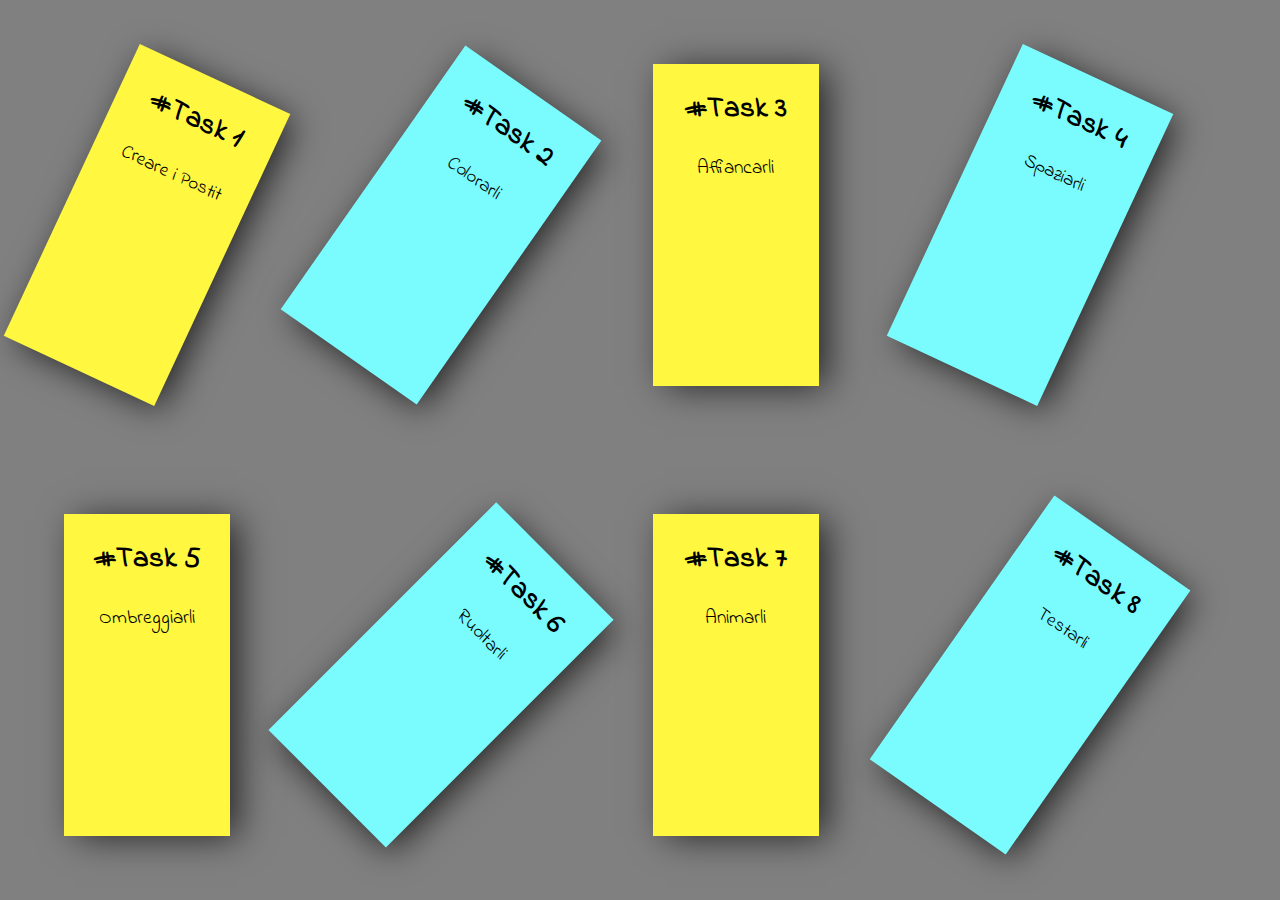
<file: index.html>
<!DOCTYPE html>
<html lang="it">
<head>
    <meta charset="UTF-8">
    <meta name="viewport" content="width=device-width, initial-scale=1.0">
    <link href="https://fonts.googleapis.com/css2?family=Indie+Flower&display=swap" rel="stylesheet">
    <link rel="stylesheet" href="/assets/css/style.css">
    <title>Tasks</title>
</head>
<body>
      <div id="container">
          <div class="task"><h2>#Task 1</h2><p>Creare i Postit</p></div>
          <div class="task"><h2>#Task 2</h2><p>Colorarli</p></div>
          <div class="task"><h2>#Task 3</h2><p>Affiancarli</p></div>
          <div class="task"><h2>#Task 4</h2><p>Spaziarli</p></div>
          <div class="task"><h2>#Task 5</h2><p>Ombreggiarli</p></div>
          <div class="task"><h2>#Task 6</h2><p>Ruoltarli</p></div>
          <div class="task"><h2>#Task 7</h2><p>Animarli</p></div>
          <div class="task"><h2>#Task 8</h2><p>Testarli</p></div>
      </div>
</body>
</html>
</file>
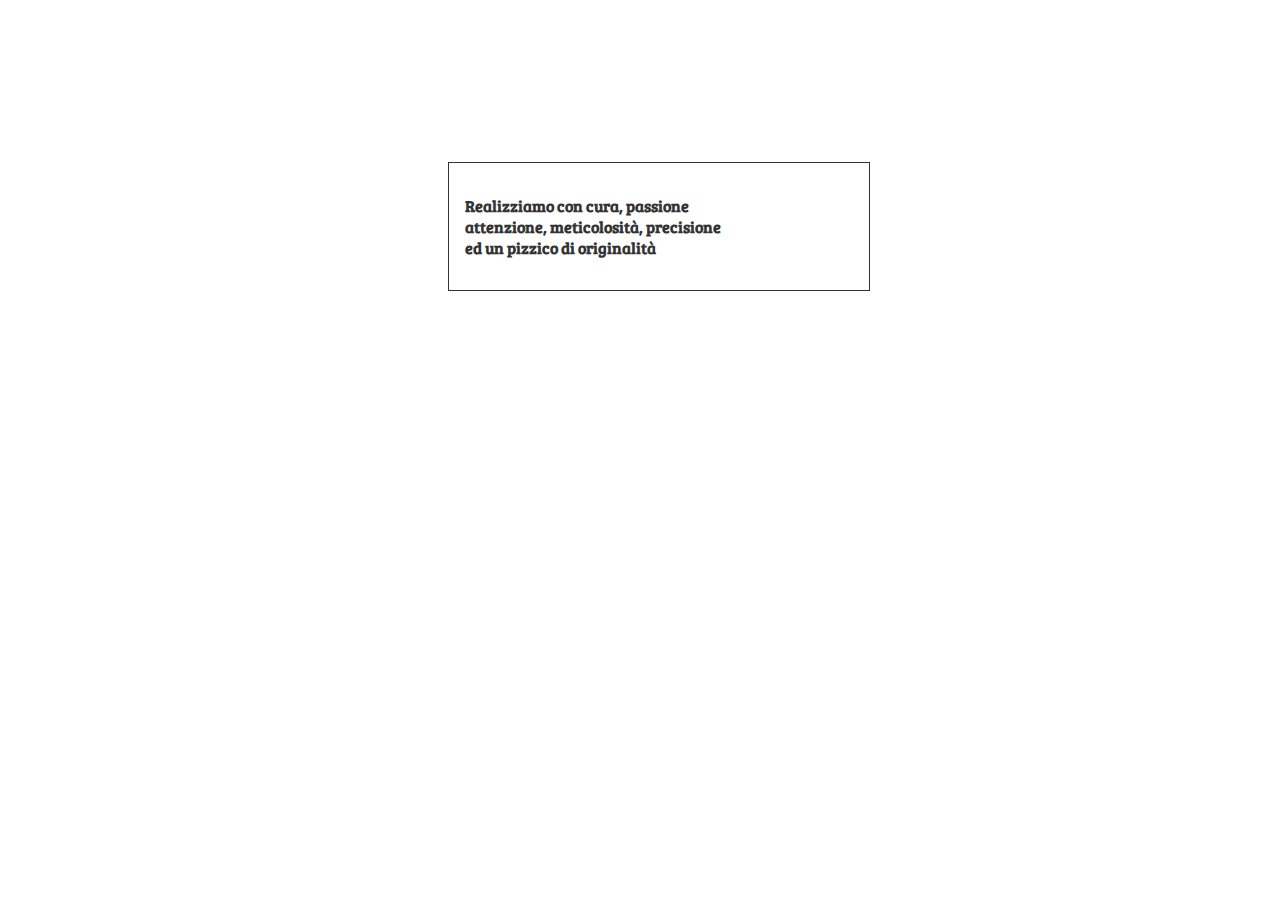
<file: frase.html>
<!DOCTYPE html>
<html lang="it">
	<head>
		<meta charset="utf-8">
		<title>Esempio di testo a rotazione</title>
		<meta name="description" content="Creazione di uno slogan con testo a rotazione sfruttando le animazioni CSS">
		<meta name="viewport" content="width=device-width, initial-scale=1">
		<link rel="preconnect" href="https://fonts.gstatic.com">
		<link href="https://fonts.googleapis.com/css2?family=Bree+Serif&display=swap" rel="stylesheet">
		<link rel="stylesheet" href="/assets/css/frase.css">
	</head>
    <body>
		<main>
			<div id="testoAlternato">
				<p>
					Realizziamo con cura, passione
					<br>
					attenzione, meticolosità, precisione
					<br>
					ed un pizzico di originalità
					<div class="mot mot-1">
						<span>interfacce web</span>
						<span>single page app</span>
						<span>app native</span>
					</div>
				</p>
			</div>
		</main>
    </body>
</html>
</file>
<file: assets/css/style.css>
* {
    box-sizing: border-box;
}

html,body {
    margin:0;
    padding:0;
    overflow: hidden;
    font-family: "Indie Flower", cursive;
}

#container {
    width: 100vw;
    display: flex;
    flex-direction: row;
    background-color: grey;
    height: 100vh;
    flex-wrap: wrap;
    font-size:larger;
}


.task {
    background-color: #fff740;
    width: 13%;
    margin: 5%;
    justify-items: center;
    justify-content: center;
    box-shadow: 10px 3px 35px -3px rgba(0,0,0,0.75);
}

.task:hover {
    animation-name: post;
    animation-duration: 2s;
    animation-delay: 0.2s;
    animation-iteration-count: 1;
    animation-fill-mode: forwards;
}

.task:nth-child(even) {
    background-color:#7afcff;
    transform: rotate(35deg);
}

.task:nth-child(1) {
    transform: rotate(25deg);
}

.task:nth-child(4) {
    transform: rotate(25deg);
}

.task:nth-child(6) {
    transform: rotate(45deg);
}

.task:nth-child(even):hover {
    animation-name: postEven;
    animation-duration: 2s;
    animation-delay: 0.2s;
    animation-iteration-count: 1;
    animation-fill-mode: forwards;
}

.task:not(:hover) {
    animation-name: postNotHover;
    animation-duration: 2s;
    animation-delay: 0.2s;
    animation-iteration-count: 1;
    animation-fill-mode: forwards;
}

.task:nth-child(even):not(:hover) {
    animation-name: postNotHoverEven;
    animation-duration: 2s;
    animation-delay: 0.2s;
    animation-iteration-count: 1;
    animation-fill-mode: forwards;
}

@keyframes postEven {
    from {
        transform: rotate(35deg);
    }
    to {
        transform: scale(2,2);
    }    
}


@keyframes postNotHoverEven {
    from {
        transform: none;
    }
    to {
        transform: scale(1,1);
        transform: rotate(35deg);
    }    
}


@keyframes postNotHover {
    from {
       transform: rotate(34deg);
    }
    to {
        transform: scale(1,1);
    }    
}


@keyframes post {
    from {
        transform: rotate(35deg);
    }
    to {
        transform: scale(2,2);
    }    
}
</file>
<file: assets/css/frase.css>
/*
1 creazione del testo e formattazione di 1 parola da far ruotare
2 inserimento delle altre 2 parole
3 sovrapporre le 3 parole
4 mostrare 1 parola e nascondere le altre 2
5 animare 1 parola (fadein - fadeout con spostamento)
6 animare le altre 2 parole
7 ritardare progressivamente l'animazione delle altre 2 parole 
*/

* {
    box-sizing: border-box;
}

html,body {
    margin:0;
    padding:0;
    overflow: hidden;
    font-family: "Bree Serif", serif;
    font-weight: bold;
    color:#333333;
}

#testoAlternato {
    width: 33vw;
    border: 1px solid #333333;
    margin: 0 auto;
    position: absolute;
    top: 18%;
    left: 35%;
    padding: 1.0em;
}

.parole {
    color:#69889C;
    position: absolute;
    top:0;
}

.parole{
	margin: 0;
	text-align: left;
    font-size: 2em;
	text-shadow: 1px 1px 1px rgba(0,0,0,0.6);
}
.mot{
	display: inline;
	text-indent: 10px;
    color:#69889C;
}
.mot-1 span{
	position: absolute;
	opacity: 0;
	overflow: hidden;
	color:#69889C;
	animation: rotateWord 10s linear infinite 0s;
    top: 59%;
    left: 41%;
}
.mot-1 span:nth-child(2) { 
    -webkit-animation-delay: 3s; 
	-ms-animation-delay: 3s; 
	animation-delay: 3s; 
	color:#69889C;
}
.mot-1 span:nth-child(3) { 
    -webkit-animation-delay: 6s; 
	-ms-animation-delay: 6s; 
	animation-delay: 6s; 
	color:#69889C;	
}
.mot-1 span:nth-child(4) { 
    -webkit-animation-delay: 9s; 
	-ms-animation-delay: 9s; 
	animation-delay: 9s; 
	color:#69889C;
}

@-webkit-keyframes rotateWord {
    0% { opacity: 0; }
    2% { opacity: 0; -webkit-transform: translateY(-30px); }
	5% { opacity: 1; -webkit-transform: translateY(0px);}
    17% { opacity: 1; -webkit-transform: translateY(0px); }
	20% { opacity: 0; -webkit-transform: translateY(30px); }
	80% { opacity: 0; }
    100% { opacity: 0; }
}
@-ms-keyframes rotateWord {
    0% { opacity: 0; }
    2% { opacity: 0; -ms-transform: translateY(-30px); }
	5% { opacity: 1; -ms-transform: translateY(0px);}
    17% { opacity: 1; -ms-transform: translateY(0px); }
	20% { opacity: 0; -ms-transform: translateY(30px); }
	80% { opacity: 0; }
    100% { opacity: 0; }
}
@keyframes rotateWord {
    0% { opacity: 0; }
    2% { opacity: 0; -webkit-transform: translateY(-30px); transform: translateY(-30px); }
	5% { opacity: 1; -webkit-transform: translateY(0px); transform: translateY(0px);}
    17% { opacity: 1; -webkit-transform: translateY(0px); transform: translateY(0px); }
	20% { opacity: 0; -webkit-transform: translateY(30px); transform: translateY(30px); }
	80% { opacity: 0; }
    100% { opacity: 0; }
}
</file>
